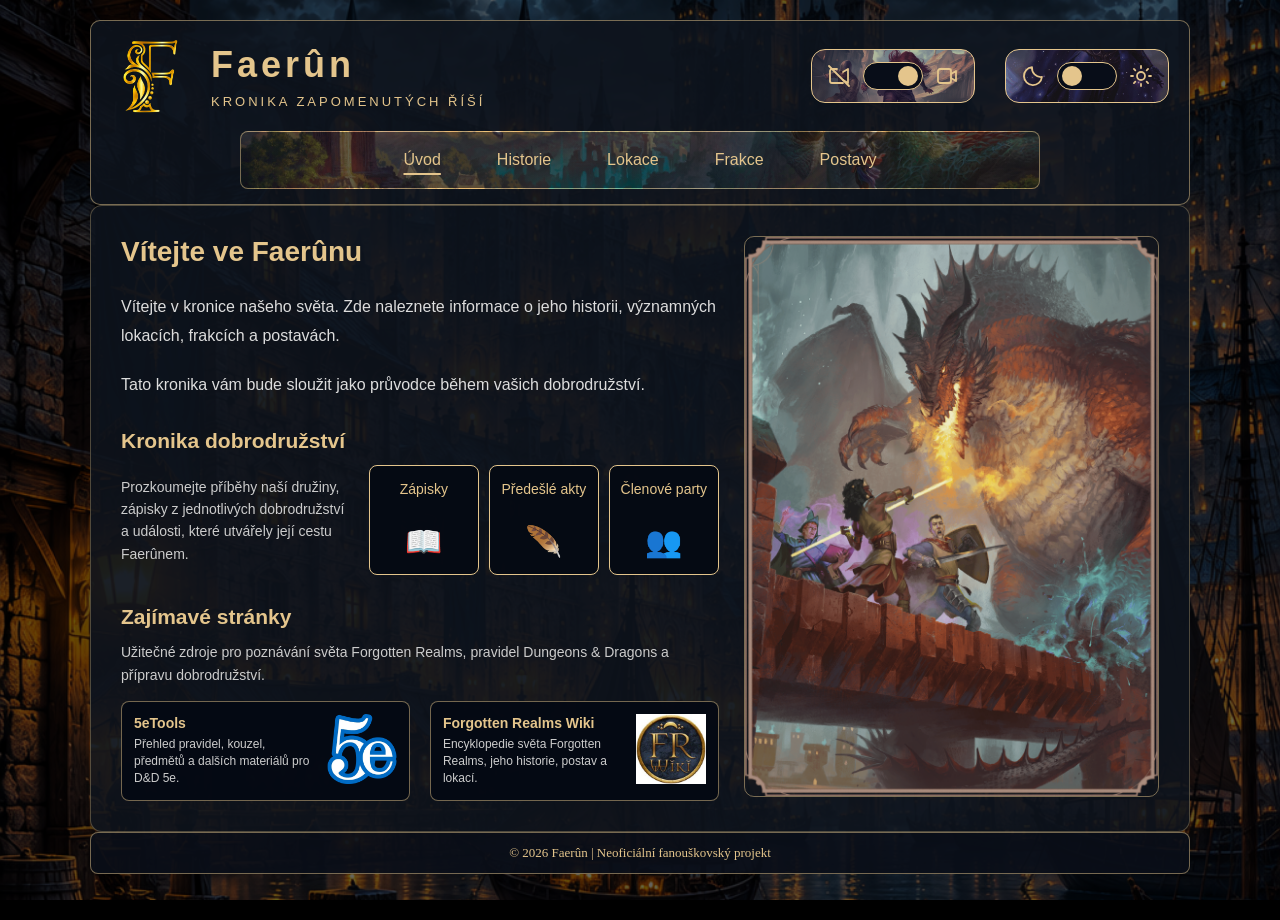
<file: index.html>
<!DOCTYPE html>
<html lang="cs">

<head>
    <meta charset="UTF-8">
    <meta name="viewport" content="width=device-width, initial-scale=1.0">
    <title>Faerûn | Kronika světa</title>

    <!-- NACTENI ULOZENEHO NASTAVENI -->
<script>
    try {
        const videoUlozeno = localStorage.getItem("videoZapnuto") !== "false";
        const rezimUlozen = localStorage.getItem("svetlyRezim") === "true";

        document.documentElement.classList.toggle("video-vypnuto", !videoUlozeno);
        document.documentElement.classList.toggle("rezim-svetly", rezimUlozen);
    } catch (chyba) {
        // Pouzijeme vychozi nastaveni
    }
</script>

    <link rel="stylesheet" href="style.css">
</head>


<body>

    <video autoplay muted loop playsinline id="background-video">
        <source src="Untitled_project.mp4" type="video/mp4">
    </video>

    <div class="overlay"></div>

    <!-- HLAVICKA WEBU -->
<!-- Obsahuje logo, nazev webu a podnadpis -->

<!-- SPOLECNY PANEL HLAVICKY A NAVIGACE -->
<div class="horni-panel">

<!-- TLACITKO MOBILNI NAVIGACE -->
<button
    class="mobilni-menu-tlacitko"
    type="button"
    aria-label="Otevřít navigaci"
    aria-expanded="false"
    aria-controls="hlavni-navigace"
>
    ☰
</button>

<header class="hlavicka">

    <!-- Logo webu -->
    <img
        src="images/logo webu.png"
        alt="Logo Faerûnu"
        class="logo"
    >

    <!-- Textova cast hlavicky -->
    <div class="nazev-webu">

        <h1>Faerûn</h1>

        <p>Kronika Zapomenutých říší</p>

    </div>

<!-- OVLADANI VZHLEDU WEBU -->
<!-- Tlacitka pro prepinani pozadi a barevneho rezimu -->

<div class="ovladani">

    <!-- PREPINAC VIDEA -->
    <div class="skupina-prepinace panel-video">
        <!-- Ikona vypnute kamery -->
        <svg class="symbol-prepinace" viewBox="0 0 24 24"
             fill="none" stroke="currentColor"
             stroke-width="1.8" stroke-linecap="round"
             stroke-linejoin="round" aria-hidden="true">
            <path d="m16 16 5 3V5l-5 3"/>
            <path d="M10 5H5a2 2 0 0 0-2 2v10a2 2 0 0 0 2 2h11"/>
            <path d="m2 2 20 20"/>
        </svg>

        <!-- Posuvnik videa -->
        <button id="prepinac-videa"
                class="posuvny-prepinac zapnuto"
                type="button"
                aria-label="Zapnout nebo vypnout video na pozadí"
                aria-pressed="true">
            <span class="kolecko"></span>
        </button>

        <!-- Ikona zapnute kamery -->
        <svg class="symbol-prepinace" viewBox="0 0 24 24"
             fill="none" stroke="currentColor"
             stroke-width="1.8" stroke-linecap="round"
             stroke-linejoin="round" aria-hidden="true">
            <rect x="3" y="5" width="13" height="14" rx="2"/>
            <path d="m16 10 5-3v10l-5-3"/>
        </svg>

    </div>


    <!-- PREPINAC BAREVNEHO REZIMU -->
    <div class="skupina-prepinace panel-rezim">
        <!-- Ikona mesice: tmavy rezim -->
        <svg class="symbol-prepinace" viewBox="0 0 24 24"
             fill="none" stroke="currentColor"
             stroke-width="1.8" stroke-linecap="round"
             stroke-linejoin="round" aria-hidden="true">
            <path d="M20.9 13A9 9 0 0 1 11 3.1 9 9 0 1 0 20.9 13Z"/>
        </svg>

        <!-- Posuvnik rezimu -->
        <button id="prepinac-rezimu"
                class="posuvny-prepinac"
                type="button"
                aria-label="Zapnout nebo vypnout světlý režim"
                aria-pressed="false">
            <span class="kolecko"></span>
        </button>

        <!-- Ikona slunce: svetly rezim -->
        <svg class="symbol-prepinace" viewBox="0 0 24 24"
             fill="none" stroke="currentColor"
             stroke-width="1.8" stroke-linecap="round"
             stroke-linejoin="round" aria-hidden="true">
            <circle cx="12" cy="12" r="4"/>
            <path d="M12 2v2m0 16v2M4.93 4.93l1.42 1.42m11.3 11.3 1.42 1.42M2 12h2m16 0h2M4.93 19.07l1.42-1.42m11.3-11.3 1.42-1.42"/>
        </svg>

    </div>

</div>

</header>

<!-- HLAVNI NAVIGACE WEBU -->
<!-- Trida aktivni oznacuje prave otevrenou stranku -->

<nav class="navigace" id="hlavni-navigace">

    <a href="index.html" class="aktivni" aria-current="page">Úvod</a>

    <a href="historie.html">Historie</a>

    <a href="lokace.html">Lokace</a>

    <a href="frakce.html">Frakce</a>

    <a href="#postavy">Postavy</a>

</nav>
<!-- Konec spolecneho panelu -->
</div>

<!-- ================================== -->
<!-- HLAVNI OBSAH UVODNI STRANKY        -->
<!-- ================================== -->

<main class="obsah uvodni-stranka">

    <!-- LEVA CAST: UVODNI TEXT -->
    <article class="clanek">

        <h2>Vítejte ve Faerûnu</h2>

        <p>
            Vítejte v kronice našeho světa.
            Zde naleznete informace o jeho historii,
            významných lokacích, frakcích a postavách.
        </p>

        <p>
            Tato kronika vám bude sloužit jako
            průvodce během vašich dobrodružství.
        </p>


<!-- ================================== -->
<!-- SEKCE KRONIKA DOBRODRUZSTVI        -->
<!-- ================================== -->

<section class="sekce-kronika">

    <!-- Nadpis sekce -->
    <h3>Kronika dobrodružství</h3>

    <!-- Spolecny radek pro popis a karty -->
    <div class="kronika-rozlozeni">

        <!-- Leva cast: popis kroniky -->
        <p class="popis-sekce">
            Prozkoumejte příběhy naší družiny,
            zápisky z jednotlivých dobrodružství
            a události, které utvářely její cestu Faerûnem.
        </p>

        <!-- Prava cast: tri karty -->
        <div class="uvodni-karty">

            <a href="#" class="uvodni-karta">
                <span>Zápisky</span>
                <span class="ikona-karty">📖</span>
            </a>

            <a href="#" class="uvodni-karta">
                <span>Předešlé akty</span>
                <span class="ikona-karty">🪶</span>
            </a>

            <a href="#" class="uvodni-karta">
                <span>Členové party</span>
                <span class="ikona-karty">👥</span>
            </a>

        </div>

    </div>

</section>


<!-- ================================== -->
<!-- SEKCE: ZAJIMAVE STRANKY           -->
<!-- ================================== -->

<section class="sekce-zajimavosti">

    <!-- Nadpis sekce -->
    <h3>Zajímavé stránky</h3>

    <!-- Kratky popis externich zdroju -->
    <p class="popis-sekce">
        Užitečné zdroje pro poznávání světa Forgotten Realms,
        pravidel Dungeons & Dragons a přípravu dobrodružství.
    </p>

</section>

<!-- ================================== -->
<!-- EXTERNI ODKAZY NA ZAJIMAVE WEBY   -->
<!-- ================================== -->

<div class="externi-odkazy">

    <!-- PRVNI ODKAZ: 5eTools -->
    <div class="externi-polozka">

        <!-- Textova cast odkazu -->
        <div class="externi-text">
            <h4>5eTools</h4>
            <p>
                Přehled pravidel, kouzel, předmětů
                a dalších materiálů pro D&D 5e.
            </p>
        </div>

        <!-- Klikaci logo -->
        <a href="https://5e.tools/"
           target="_blank"
           rel="noopener noreferrer">

            <img src="images/5etools.webp"
                 alt="Otevřít 5eTools">
        </a>

    </div>

    <!-- DRUHY ODKAZ: FORGOTTEN REALMS WIKI -->
    <div class="externi-polozka">

        <!-- Textova cast odkazu -->
        <div class="externi-text">
            <h4>Forgotten Realms Wiki</h4>
            <p>
                Encyklopedie světa Forgotten Realms,
                jeho historie, postav a lokací.
            </p>
        </div>

        <!-- Klikaci logo -->
        <a href="https://forgottenrealms.fandom.com/wiki/Main_Page"
           target="_blank"
           rel="noopener noreferrer">

            <img src="images/wiki.jpg"
                 alt="Otevřít Forgotten Realms Wiki">
        </a>

    </div>

</div>

    </article>

    <!-- PRAVA CAST: OBRAZEK DRAKA -->
    <div class="uvodni-obrazek">

        <img
            src="images/drak úvodní stránka.png"
            alt="Fantasy ilustrace draka v boji"
        >

    </div>

</main>


<!-- PATICKA WEBOVE STRANKY             -->

<footer class="paticka">

    <!-- Informace o fanouskovskem projektu -->
    <p>
        © 2026 Faerûn | Neoficiální fanouškovský projekt
    </p>

</footer>

<!-- Pripojeni JavaScriptu pro ovladani webu -->
<script src="script.js"></script>

</body>

</html>
</file>
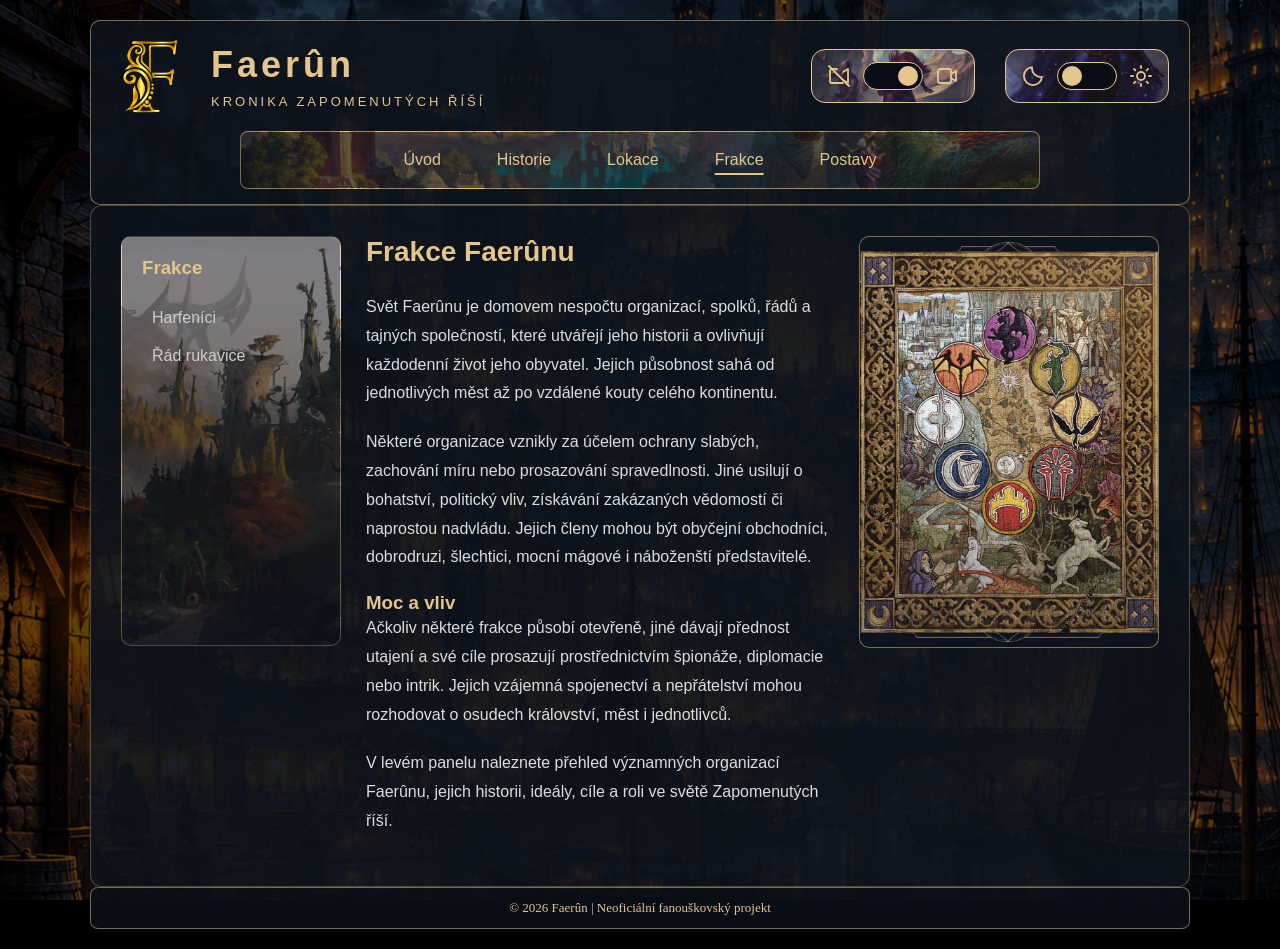
<file: frakce.html>
<!DOCTYPE html>
<html lang="cs">

<head>
    <meta charset="UTF-8">
    <meta name="viewport" content="width=device-width, initial-scale=1.0">
    <title>Frakce | Faerûn</title>

    <!-- NACTENI ULOZENEHO NASTAVENI -->
    <script>
        const videoUlozeno = localStorage.getItem("videoZapnuto") !== "false";
        const rezimUlozen = localStorage.getItem("svetlyRezim") === "true";

        document.documentElement.classList.toggle("video-vypnuto", !videoUlozeno);
        document.documentElement.classList.toggle("rezim-svetly", rezimUlozen);
    </script>

    <!-- STYLY WEBU -->
    <link rel="stylesheet" href="style.css">
</head>

<body>

    <video autoplay muted loop playsinline id="background-video">
        <source src="Untitled_project.mp4" type="video/mp4">
    </video>

    <div class="overlay"></div>
    
<div class="horni-panel">

<header class="hlavicka">

    <!-- Logo webu -->
    <img
        src="images/logo webu.png"
        alt="Logo Faerûnu"
        class="logo"
    >

    <!-- Textova cast hlavicky -->
    <div class="nazev-webu">

        <h1>Faerûn</h1>

        <p>Kronika Zapomenutých říší</p>

    </div>

<!-- TLACITKO MOBILNI NAVIGACE -->
<button
    class="mobilni-menu-tlacitko"
    type="button"
    aria-label="Otevřít navigaci"
    aria-expanded="false"
    aria-controls="hlavni-navigace"
>
    ☰
</button>

<!-- OVLADANI VZHLEDU WEBU -->
<!-- Tlacitka pro prepinani pozadi a barevneho rezimu -->

<div class="ovladani">

    <!-- PREPINAC VIDEA -->
    <div class="skupina-prepinace panel-video">
        <!-- Ikona vypnute kamery -->
        <svg class="symbol-prepinace" viewBox="0 0 24 24"
             fill="none" stroke="currentColor"
             stroke-width="1.8" stroke-linecap="round"
             stroke-linejoin="round" aria-hidden="true">
            <path d="m16 16 5 3V5l-5 3"/>
            <path d="M10 5H5a2 2 0 0 0-2 2v10a2 2 0 0 0 2 2h11"/>
            <path d="m2 2 20 20"/>
        </svg>

        <!-- Posuvnik videa -->
        <button id="prepinac-videa"
                class="posuvny-prepinac zapnuto"
                type="button"
                aria-label="Zapnout nebo vypnout video na pozadí"
                aria-pressed="true">
            <span class="kolecko"></span>
        </button>

        <!-- Ikona zapnute kamery -->
        <svg class="symbol-prepinace" viewBox="0 0 24 24"
             fill="none" stroke="currentColor"
             stroke-width="1.8" stroke-linecap="round"
             stroke-linejoin="round" aria-hidden="true">
            <rect x="3" y="5" width="13" height="14" rx="2"/>
            <path d="m16 10 5-3v10l-5-3"/>
        </svg>

    </div>


    <!-- PREPINAC BAREVNEHO REZIMU -->
    <div class="skupina-prepinace panel-rezim">
        <!-- Ikona mesice: tmavy rezim -->
        <svg class="symbol-prepinace" viewBox="0 0 24 24"
             fill="none" stroke="currentColor"
             stroke-width="1.8" stroke-linecap="round"
             stroke-linejoin="round" aria-hidden="true">
            <path d="M20.9 13A9 9 0 0 1 11 3.1 9 9 0 1 0 20.9 13Z"/>
        </svg>

        <!-- Posuvnik rezimu -->
        <button id="prepinac-rezimu"
                class="posuvny-prepinac"
                type="button"
                aria-label="Zapnout nebo vypnout světlý režim"
                aria-pressed="false">
            <span class="kolecko"></span>
        </button>

        <!-- Ikona slunce: svetly rezim -->
        <svg class="symbol-prepinace" viewBox="0 0 24 24"
             fill="none" stroke="currentColor"
             stroke-width="1.8" stroke-linecap="round"
             stroke-linejoin="round" aria-hidden="true">
            <circle cx="12" cy="12" r="4"/>
            <path d="M12 2v2m0 16v2M4.93 4.93l1.42 1.42m11.3 11.3 1.42 1.42M2 12h2m16 0h2M4.93 19.07l1.42-1.42m11.3-11.3 1.42-1.42"/>
        </svg>

    </div>

</div>

</header>


<!-- NAVIGACNI LISTA -->

<nav class="navigace" id="hlavni-navigace">
    <a href="index.html">Úvod</a>
    <a href="historie.html">Historie</a>
    <a href="lokace.html">Lokace</a>
    <a href="frakce.html" class="aktivni" aria-current="page">Frakce</a>
    <a href="#postavy">Postavy</a>
</nav>

<!-- Konec spolecneho panelu -->
</div>

<!-- HLAVNI OBSAH STRANKY -->

<main class="obsah stranka-lokace">


<!-- BOCNI PANEL - SEZNAM FRAKCI -->
<aside class="bocni-panel">

    <h3>Frakce</h3>

    <!-- TLACITKO PRO MOBILNI VYBER FRAKCE -->
    <button
        class="mobilni-vyber"
        type="button"
        aria-expanded="false"
        aria-controls="seznam-frakci"
    >
        Vybrat frakci
        <span aria-hidden="true">⌄</span>
    </button>

    <!-- SEZNAM FRAKCI -->
    <div class="seznam-lokaci" id="seznam-frakci">
        <a href="frakce/harfenici.html">Harfeníci</a>
        <a href="frakce/rad-rukavice.html">Řád rukavice</a>
    </div>

</aside>

    <!-- CTECI OKNO -->

<!-- UVODNI PREHLED LOKACI -->
<article class="clanek">

<h2>Frakce Faerûnu</h2>

<p>
    Svět Faerûnu je domovem nespočtu organizací, spolků,
    řádů a tajných společností, které utvářejí jeho
    historii a ovlivňují každodenní život jeho obyvatel.
    Jejich působnost sahá od jednotlivých měst až
    po vzdálené kouty celého kontinentu.
</p>

<p>
    Některé organizace vznikly za účelem ochrany slabých,
    zachování míru nebo prosazování spravedlnosti.
    Jiné usilují o bohatství, politický vliv, získávání
    zakázaných vědomostí či naprostou nadvládu.
    Jejich členy mohou být obyčejní obchodníci,
    dobrodruzi, šlechtici, mocní mágové i náboženští
    představitelé.
</p>

<!-- VLIV ORGANIZACI -->
<h3>Moc a vliv</h3>

<p>
    Ačkoliv některé frakce působí otevřeně, jiné
    dávají přednost utajení a své cíle prosazují
    prostřednictvím špionáže, diplomacie nebo intrik.
    Jejich vzájemná spojenectví a nepřátelství
    mohou rozhodovat o osudech království,
    měst i jednotlivců.
</p>

<p>
    V levém panelu naleznete přehled významných
    organizací Faerûnu, jejich historii, ideály,
    cíle a roli ve světě Zapomenutých říší.
</p>

</article>

<!-- PRAVY PANEL - SYMBOLY FRAKCI -->

<aside class="mapa-lokace">

    <img
        src="images/symboly frakci.webp"
        alt="Tapisérie zobrazující symboly různých frakcí Faerûnu"
        class="obrazek-mapy"
    >

</aside>

</main>

<!-- PATICKA WEBU -->
<footer class="paticka">

    <!-- Informace o fanouskovskem projektu -->
    <p>
        © 2026 Faerûn | Neoficiální fanouškovský projekt
    </p>

</footer>

<!-- JAVASCRIPT PRO PREPINACE -->
<script src="script.js"></script>

</body>
</html>
</file>
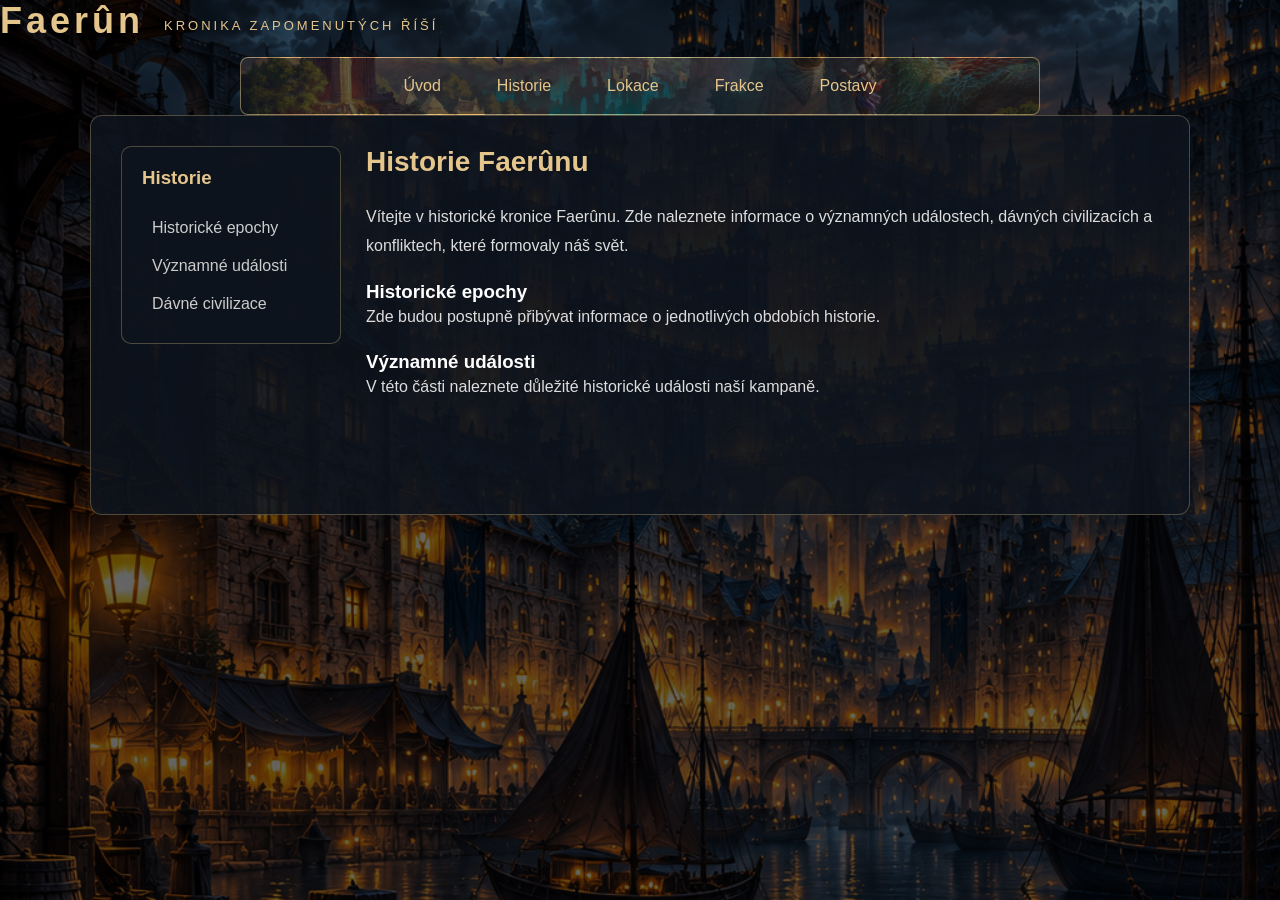
<file: historie.html>
<!DOCTYPE html>
<html lang="cs">

<head>
    <meta charset="UTF-8">
    <meta name="viewport" content="width=device-width, initial-scale=1.0">
    <title>Historie | Faerûn</title>
    <link rel="stylesheet" href="style.css">
</head>

<body>

    <video autoplay muted loop playsinline id="background-video">
        <source src="Untitled_project.mp4" type="video/mp4">
    </video>

    <div class="overlay"></div>
   
    <header class="hlavicka">
    <h1>Faerûn</h1>
    <p>Kronika Zapomenutých říší</p>
    </header>


<!-- NAVIGACNI LISTA -->

<nav class="navigace">
    <a href="index.html">Úvod</a>
    <a href="historie.html">Historie</a>
    <a href="lokace.html">Lokace</a>
    <a href="frakce.html">Frakce</a>
    <a href="#postavy">Postavy</a>
</nav>

<!-- HLAVNI OBSAH STRANKY -->

<main class="obsah">

    <!-- BOCNI PANEL -->
    <aside class="bocni-panel">

    <h3>Historie</h3>

    <a href="#">Historické epochy</a>
    <a href="#">Významné události</a>
    <a href="#">Dávné civilizace</a>

    </aside>

    <!-- CTECI OKNO -->
   

<article class="clanek">

    <h2>Historie Faerûnu</h2>

    <p>
        Vítejte v historické kronice Faerûnu.
        Zde naleznete informace o významných
        událostech, dávných civilizacích
        a konfliktech, které formovaly náš svět.
    </p>

    <h3>Historické epochy</h3>

    <p>
        Zde budou postupně přibývat informace
        o jednotlivých obdobích historie.
    </p>

    <h3>Významné události</h3>

    <p>
        V této části naleznete důležité
        historické události naší kampaně.
    </p>

</article>


</main>


</body>
</html>
</file>
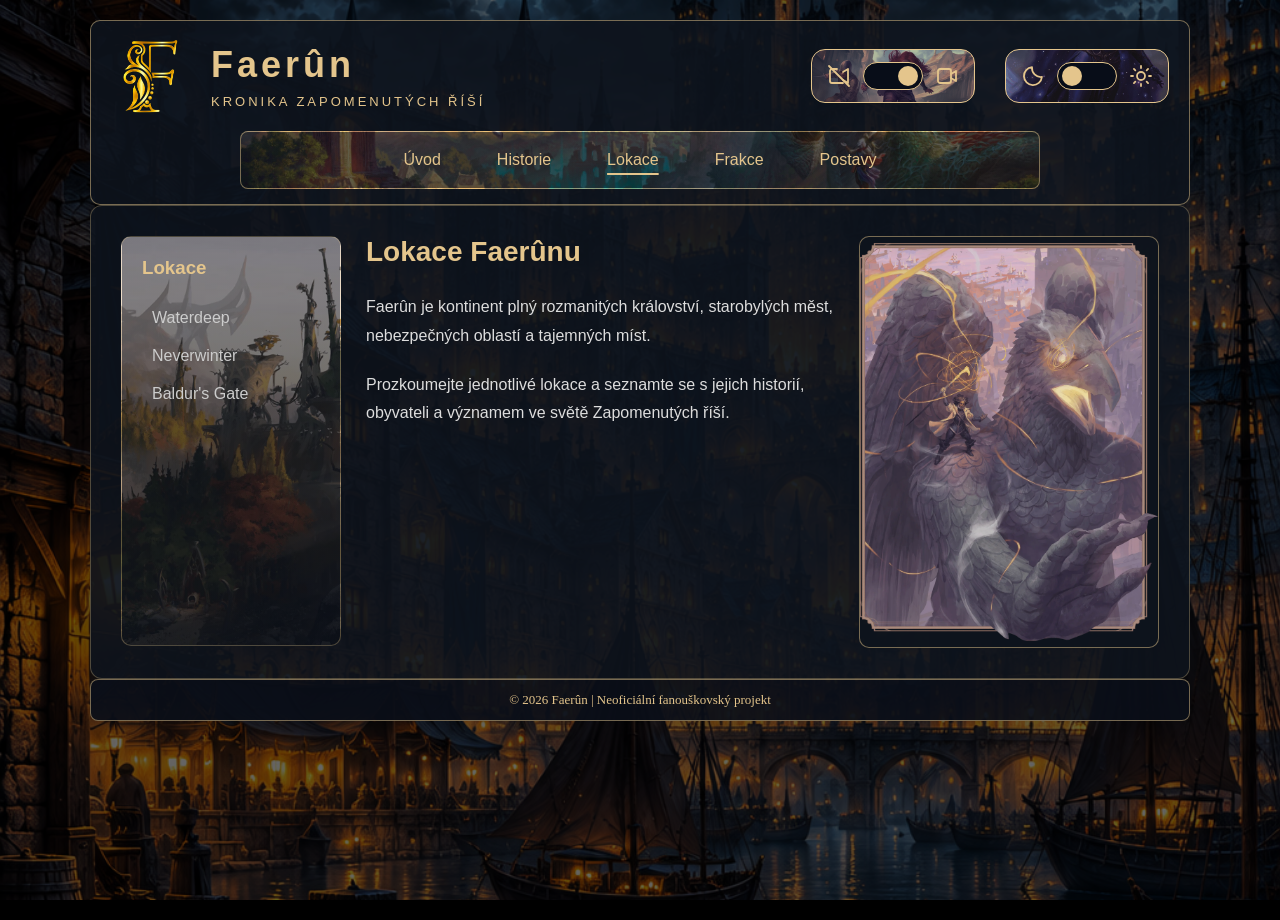
<file: lokace.html>
<!DOCTYPE html>
<html lang="cs">

<head>
    <meta charset="UTF-8">
    <meta name="viewport" content="width=device-width, initial-scale=1.0">
    <title>Lokace | Faerûn</title>

    <!-- NACTENI ULOZENEHO NASTAVENI -->
    <script>
        const videoUlozeno = localStorage.getItem("videoZapnuto") !== "false";
        const rezimUlozen = localStorage.getItem("svetlyRezim") === "true";

        document.documentElement.classList.toggle("video-vypnuto", !videoUlozeno);
        document.documentElement.classList.toggle("rezim-svetly", rezimUlozen);
    </script>

    <!-- STYLY WEBU -->
    <link rel="stylesheet" href="style.css">
</head>

<body>

    <video autoplay muted loop playsinline id="background-video">
        <source src="Untitled_project.mp4" type="video/mp4">
    </video>

    <div class="overlay"></div>
    
<div class="horni-panel">

<header class="hlavicka">

    <!-- Logo webu -->
    <img
        src="images/logo webu.png"
        alt="Logo Faerûnu"
        class="logo"
    >

    <!-- Textova cast hlavicky -->
    <div class="nazev-webu">

        <h1>Faerûn</h1>

        <p>Kronika Zapomenutých říší</p>

    </div>

<!-- OVLADANI VZHLEDU WEBU -->
<!-- Tlacitka pro prepinani pozadi a barevneho rezimu -->

<div class="ovladani">

    <!-- PREPINAC VIDEA -->
    <div class="skupina-prepinace panel-video">
        <!-- Ikona vypnute kamery -->
        <svg class="symbol-prepinace" viewBox="0 0 24 24"
             fill="none" stroke="currentColor"
             stroke-width="1.8" stroke-linecap="round"
             stroke-linejoin="round" aria-hidden="true">
            <path d="m16 16 5 3V5l-5 3"/>
            <path d="M10 5H5a2 2 0 0 0-2 2v10a2 2 0 0 0 2 2h11"/>
            <path d="m2 2 20 20"/>
        </svg>

        <!-- Posuvnik videa -->
        <button id="prepinac-videa"
                class="posuvny-prepinac zapnuto"
                type="button"
                aria-label="Zapnout nebo vypnout video na pozadí"
                aria-pressed="true">
            <span class="kolecko"></span>
        </button>

        <!-- Ikona zapnute kamery -->
        <svg class="symbol-prepinace" viewBox="0 0 24 24"
             fill="none" stroke="currentColor"
             stroke-width="1.8" stroke-linecap="round"
             stroke-linejoin="round" aria-hidden="true">
            <rect x="3" y="5" width="13" height="14" rx="2"/>
            <path d="m16 10 5-3v10l-5-3"/>
        </svg>

    </div>


    <!-- PREPINAC BAREVNEHO REZIMU -->
    <div class="skupina-prepinace panel-rezim">
        <!-- Ikona mesice: tmavy rezim -->
        <svg class="symbol-prepinace" viewBox="0 0 24 24"
             fill="none" stroke="currentColor"
             stroke-width="1.8" stroke-linecap="round"
             stroke-linejoin="round" aria-hidden="true">
            <path d="M20.9 13A9 9 0 0 1 11 3.1 9 9 0 1 0 20.9 13Z"/>
        </svg>

        <!-- Posuvnik rezimu -->
        <button id="prepinac-rezimu"
                class="posuvny-prepinac"
                type="button"
                aria-label="Zapnout nebo vypnout světlý režim"
                aria-pressed="false">
            <span class="kolecko"></span>
        </button>

        <!-- Ikona slunce: svetly rezim -->
        <svg class="symbol-prepinace" viewBox="0 0 24 24"
             fill="none" stroke="currentColor"
             stroke-width="1.8" stroke-linecap="round"
             stroke-linejoin="round" aria-hidden="true">
            <circle cx="12" cy="12" r="4"/>
            <path d="M12 2v2m0 16v2M4.93 4.93l1.42 1.42m11.3 11.3 1.42 1.42M2 12h2m16 0h2M4.93 19.07l1.42-1.42m11.3-11.3 1.42-1.42"/>
        </svg>

    </div>

</div>

<!-- TLACITKO MOBILNI NAVIGACE -->
<button
    class="mobilni-menu-tlacitko"
    type="button"
    aria-label="Otevřít navigaci"
    aria-expanded="false"
    aria-controls="hlavni-navigace"
>
    ☰
</button>

</header>

<!-- HLAVNI NAVIGACE WEBU -->
<!-- Trida aktivni oznacuje prave otevrenou stranku -->

<nav class="navigace" id="hlavni-navigace">

    <a href="index.html">Úvod</a>

    <a href="historie.html">Historie</a>

    <a href="lokace.html" class="aktivni" aria-current="page">Lokace</a>

    <a href="frakce.html">Frakce</a>

    <a href="#postavy">Postavy</a>

</nav>
<!-- Konec spolecneho panelu -->
</div>

<!-- HLAVNI OBSAH STRANKY -->

<main class="obsah stranka-lokace">

    <!-- BOCNI PANEL -->
    <aside class="bocni-panel">
        <h3>Lokace</h3>

        <!-- TLACITKO PRO VYBER LOKACE NA MOBILU -->
<button
    class="mobilni-vyber"
    type="button"
    aria-expanded="false"
    aria-controls="seznam-lokaci"
>
    Vybrat lokaci
    <span aria-hidden="true">⌄</span>
</button>

        <!-- SEZNAM LOKACI -->
<div class="seznam-lokaci" id="seznam-lokaci">

    <a href="lokace/waterdeep.html">Waterdeep</a>
    <a href="#">Neverwinter</a>
    <a href="#">Baldur's Gate</a>

</div>

</aside>

    <!-- CTECI OKNO -->

<!-- UVODNI PREHLED LOKACI -->
<article class="clanek">

    <h2>Lokace Faerûnu</h2>

    <p>
        Faerûn je kontinent plný rozmanitých království,
        starobylých měst, nebezpečných oblastí a tajemných míst.
    </p>

    <p>
        Prozkoumejte jednotlivé lokace a seznamte se
        s jejich historií, obyvateli a významem
        ve světě Zapomenutých říší.
    </p>

</article>

<!-- PRAVY PANEL - MAPA FAERUNU -->
    <aside class="mapa-lokace mapa-faerunu">
    <img src="images/socha.webp"
         alt="Mapa kontinentu Faerûn"
         class="obrazek-mapy">
</aside>

</main>

<!-- PATICKA WEBU -->
<footer class="paticka">

    <!-- Informace o fanouskovskem projektu -->
    <p>
        © 2026 Faerûn | Neoficiální fanouškovský projekt
    </p>

</footer>

<!-- JAVASCRIPT PRO PREPINACE -->
<script src="script.js"></script>

</body>
</html>
</file>
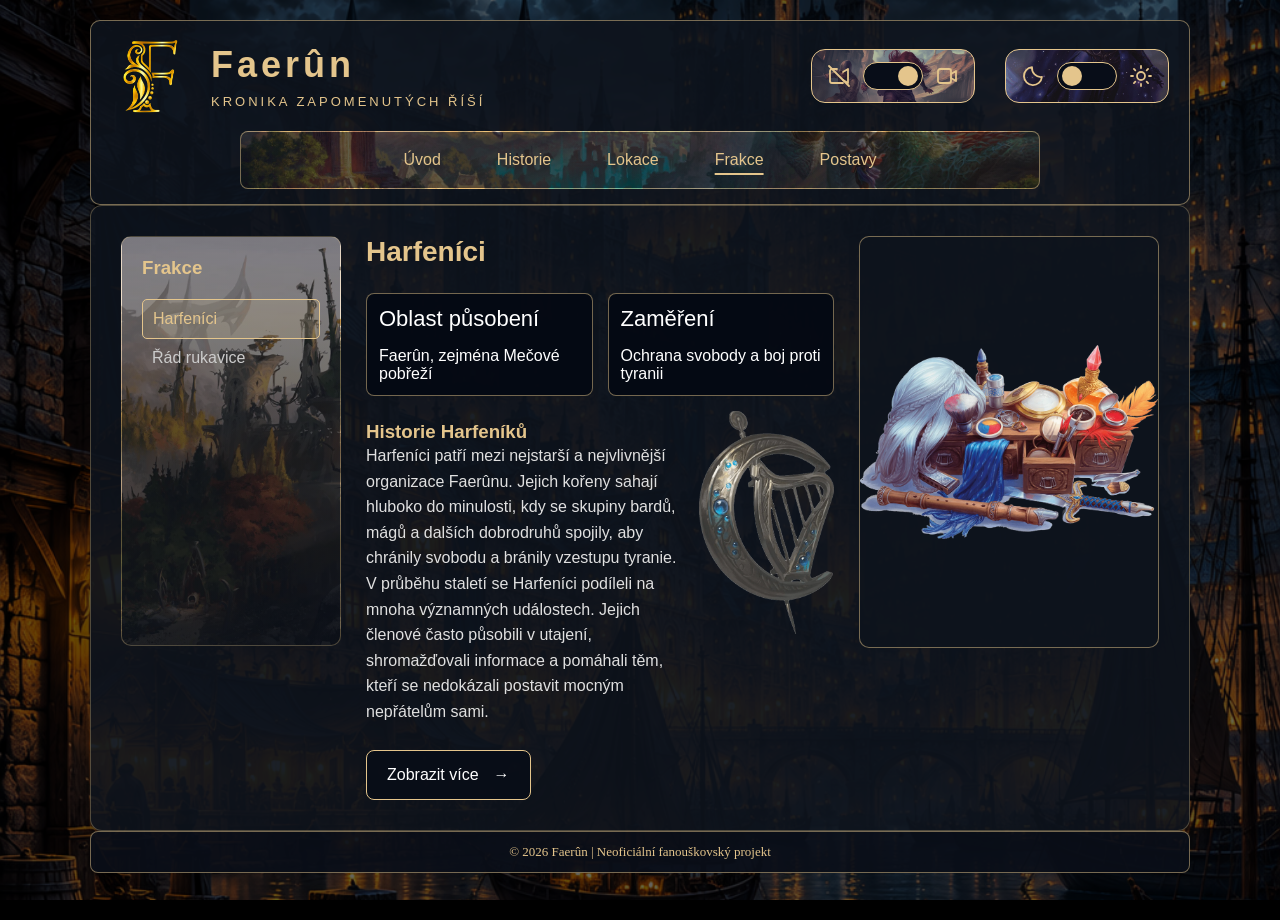
<file: frakce/harfenici.html>
<!DOCTYPE html>
<html lang="cs">

<head>
    <meta charset="UTF-8">
    <meta name="viewport" content="width=device-width, initial-scale=1.0">
    <title>Harfeníci | Faerûn</title>

    <!-- NACTENI ULOZENEHO NASTAVENI -->
    <script>
        const videoUlozeno = localStorage.getItem("videoZapnuto") !== "false";
        const rezimUlozen = localStorage.getItem("svetlyRezim") === "true";

        document.documentElement.classList.toggle("video-vypnuto", !videoUlozeno);
        document.documentElement.classList.toggle("rezim-svetly", rezimUlozen);
    </script>

    <!-- STYLY WEBU -->
    <link rel="stylesheet" href="../style.css"></head>

<body>

    <video autoplay muted loop playsinline id="background-video">
<source src="../Untitled_project.mp4" type="video/mp4">
    </video>

    <div class="overlay"></div>
    
<div class="horni-panel">

<header class="hlavicka">

    <!-- Logo webu -->
    <img
        src="../images/logo webu.png"
        alt="Logo Faerûnu"
        class="logo"
    >

    <!-- Textova cast hlavicky -->
    <div class="nazev-webu">

        <h1>Faerûn</h1>

        <p>Kronika Zapomenutých říší</p>

    </div>

    <!-- TLACITKO MOBILNI NAVIGACE -->
<button
    class="mobilni-menu-tlacitko"
    type="button"
    aria-label="Otevřít navigaci"
    aria-expanded="false"
    aria-controls="hlavni-navigace"
>
    ☰
</button>

<!-- OVLADANI VZHLEDU WEBU -->
<!-- Tlacitka pro prepinani pozadi a barevneho rezimu -->

<div class="ovladani">

    <!-- PREPINAC VIDEA -->
    <div class="skupina-prepinace panel-video">
        <!-- Ikona vypnute kamery -->
        <svg class="symbol-prepinace" viewBox="0 0 24 24"
             fill="none" stroke="currentColor"
             stroke-width="1.8" stroke-linecap="round"
             stroke-linejoin="round" aria-hidden="true">
            <path d="m16 16 5 3V5l-5 3"/>
            <path d="M10 5H5a2 2 0 0 0-2 2v10a2 2 0 0 0 2 2h11"/>
            <path d="m2 2 20 20"/>
        </svg>

        <!-- Posuvnik videa -->
        <button id="prepinac-videa"
                class="posuvny-prepinac zapnuto"
                type="button"
                aria-label="Zapnout nebo vypnout video na pozadí"
                aria-pressed="true">
            <span class="kolecko"></span>
        </button>

        <!-- Ikona zapnute kamery -->
        <svg class="symbol-prepinace" viewBox="0 0 24 24"
             fill="none" stroke="currentColor"
             stroke-width="1.8" stroke-linecap="round"
             stroke-linejoin="round" aria-hidden="true">
            <rect x="3" y="5" width="13" height="14" rx="2"/>
            <path d="m16 10 5-3v10l-5-3"/>
        </svg>

    </div>


    <!-- PREPINAC BAREVNEHO REZIMU -->
    <div class="skupina-prepinace panel-rezim">
        <!-- Ikona mesice: tmavy rezim -->
        <svg class="symbol-prepinace" viewBox="0 0 24 24"
             fill="none" stroke="currentColor"
             stroke-width="1.8" stroke-linecap="round"
             stroke-linejoin="round" aria-hidden="true">
            <path d="M20.9 13A9 9 0 0 1 11 3.1 9 9 0 1 0 20.9 13Z"/>
        </svg>

        <!-- Posuvnik rezimu -->
        <button id="prepinac-rezimu"
                class="posuvny-prepinac"
                type="button"
                aria-label="Zapnout nebo vypnout světlý režim"
                aria-pressed="false">
            <span class="kolecko"></span>
        </button>

        <!-- Ikona slunce: svetly rezim -->
        <svg class="symbol-prepinace" viewBox="0 0 24 24"
             fill="none" stroke="currentColor"
             stroke-width="1.8" stroke-linecap="round"
             stroke-linejoin="round" aria-hidden="true">
            <circle cx="12" cy="12" r="4"/>
            <path d="M12 2v2m0 16v2M4.93 4.93l1.42 1.42m11.3 11.3 1.42 1.42M2 12h2m16 0h2M4.93 19.07l1.42-1.42m11.3-11.3 1.42-1.42"/>
        </svg>

    </div>

</div>

</header>

<!-- HLAVNI NAVIGACE WEBU -->
<!-- Trida aktivni oznacuje prave otevrenou stranku -->

<!-- HLAVNI NAVIGACE WEBU -->

<nav class="navigace" id="hlavni-navigace">
    <a href="../index.html">Úvod</a>
    <a href="../historie.html">Historie</a>
    <a href="../lokace.html">Lokace</a>
    <a href="../frakce.html" class="aktivni" aria-current="page">Frakce</a>
    <a href="#postavy">Postavy</a>
</nav>

<!-- Konec spolecneho panelu -->
</div>

<!-- HLAVNI OBSAH STRANKY -->

<main class="obsah stranka-lokace">

 <!-- BOCNI PANEL - FRAKCE -->
<aside class="bocni-panel">

    <h3>Frakce</h3>

    <!-- MOBILNI VYBER FRAKCE -->
    <button
        class="mobilni-vyber"
        type="button"
        aria-expanded="false"
        aria-controls="seznam-frakci"
    >
        Vybrat frakci
        <span aria-hidden="true">⌄</span>
    </button>

    <!-- SEZNAM FRAKCI -->
    <div class="seznam-lokaci" id="seznam-frakci">
        <a href="harfenici.html" class="aktivni-lokace">Harfeníci</a>
        <a href="rad-rukavice.html">Řád rukavice</a>
    </div>

</aside>

    <!-- CTECI OKNO -->
<article class="clanek">

    <!-- NAZEV FRAKCE -->
    <h2>Harfeníci</h2>

    <!-- ZAKLADNI INFORMACE -->
    <div class="informace-lokace">

    <!-- OBLAST PUSOBENI -->
    <div class="info-karta">
        <strong>Oblast působení</strong>
        <span>Faerûn, zejména Mečové pobřeží</span>
    </div>

    <!-- ZAMERENI FRAKCE -->
    <div class="info-karta">
        <strong>Zaměření</strong>
        <span>Ochrana svobody a boj proti tyranii</span>
    </div>

</div>

   <!-- HISTORIE HARFENIKU -->
<section class="historie-lokace">

    <h3>Historie Harfeníků</h3>

    <p>
        Harfeníci patří mezi nejstarší a nejvlivnější
        organizace Faerûnu. Jejich kořeny sahají
        hluboko do minulosti, kdy se skupiny bardů,
        mágů a dalších dobrodruhů spojily, aby
        chránily svobodu a bránily vzestupu tyranie.
    </p>

    <p>
        V průběhu staletí se Harfeníci podíleli
        na mnoha významných událostech. Jejich členové
        často působili v utajení, shromažďovali
        informace a pomáhali těm, kteří se nedokázali
        postavit mocným nepřátelům sami.
    </p>

</section>

<!-- SYMBOL HARFENIKU -->
<div class="erb-lokace">
    <img src="../images/harper logo.webp"
         alt="Symbol Harfeníků">
</div>

<!-- TLACITKO ZOBRAZIT VICE -->
<a href="https://forgottenrealms.fandom.com/wiki/Harpers"
   class="tlacitko-vice"
   target="_blank"
   rel="noopener noreferrer">
    Zobrazit více <span aria-hidden="true">→</span>
</a>

</article>

<!-- PRAVY PANEL - ILUSTRACE HARFENIKU -->
<aside class="mapa-lokace">

    <img
        src="../images/harper obr.webp"
        alt="Ilustrace vybavení Harfeníků"
        class="obrazek-mapy"
    >

</aside>

</main>

<!-- PATICKA WEBU -->
<footer class="paticka">

    <!-- Informace o fanouskovskem projektu -->
    <p>
        © 2026 Faerûn | Neoficiální fanouškovský projekt
    </p>

</footer>

<!-- JAVASCRIPT PRO PREPINACE -->
<script src="../script.js"></script>

</body>
</html>
</file>
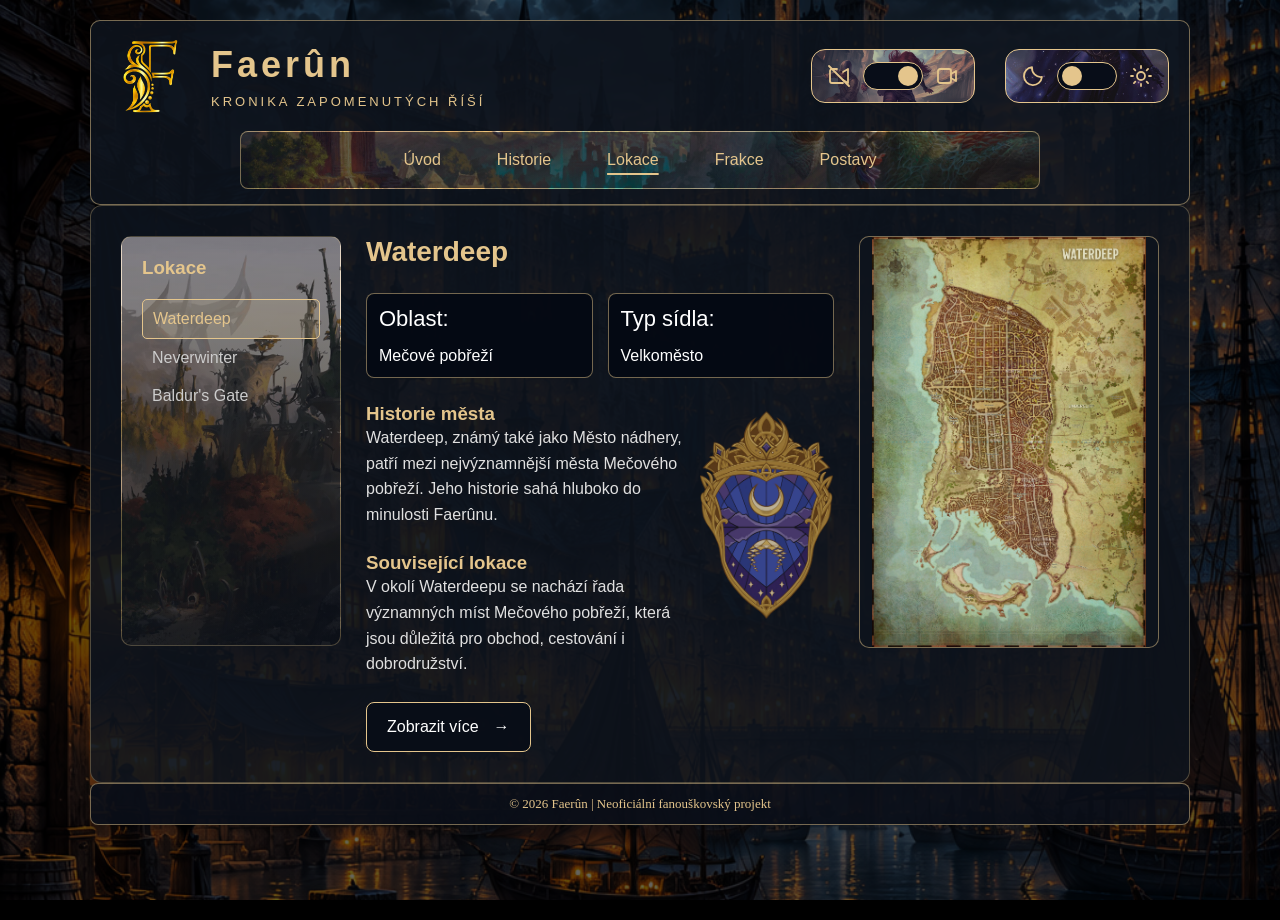
<file: lokace/waterdeep.html>
<!DOCTYPE html>
<html lang="cs">

<head>
    <meta charset="UTF-8">
    <meta name="viewport" content="width=device-width, initial-scale=1.0">
    <title>Lokace | Faerûn</title>

    <!-- NACTENI ULOZENEHO NASTAVENI -->
    <script>
        const videoUlozeno = localStorage.getItem("videoZapnuto") !== "false";
        const rezimUlozen = localStorage.getItem("svetlyRezim") === "true";

        document.documentElement.classList.toggle("video-vypnuto", !videoUlozeno);
        document.documentElement.classList.toggle("rezim-svetly", rezimUlozen);
    </script>

    <!-- STYLY WEBU -->
    <link rel="stylesheet" href="../style.css"></head>

<body>

    <video autoplay muted loop playsinline id="background-video">
<source src="../Untitled_project.mp4" type="video/mp4">
    </video>

    <div class="overlay"></div>
    
<div class="horni-panel">

<header class="hlavicka">

    <!-- Logo webu -->
    <img
        src="../images/logo webu.png"
        alt="Logo Faerûnu"
        class="logo"
    >

    <!-- Textova cast hlavicky -->
    <div class="nazev-webu">

        <h1>Faerûn</h1>

        <p>Kronika Zapomenutých říší</p>

    </div>

    <!-- TLACITKO MOBILNI NAVIGACE -->
<button
    class="mobilni-menu-tlacitko"
    type="button"
    aria-label="Otevřít navigaci"
    aria-expanded="false"
    aria-controls="hlavni-navigace"
>
    ☰
</button>

<!-- OVLADANI VZHLEDU WEBU -->
<!-- Tlacitka pro prepinani pozadi a barevneho rezimu -->

<div class="ovladani">

    <!-- PREPINAC VIDEA -->
    <div class="skupina-prepinace panel-video">
        <!-- Ikona vypnute kamery -->
        <svg class="symbol-prepinace" viewBox="0 0 24 24"
             fill="none" stroke="currentColor"
             stroke-width="1.8" stroke-linecap="round"
             stroke-linejoin="round" aria-hidden="true">
            <path d="m16 16 5 3V5l-5 3"/>
            <path d="M10 5H5a2 2 0 0 0-2 2v10a2 2 0 0 0 2 2h11"/>
            <path d="m2 2 20 20"/>
        </svg>

        <!-- Posuvnik videa -->
        <button id="prepinac-videa"
                class="posuvny-prepinac zapnuto"
                type="button"
                aria-label="Zapnout nebo vypnout video na pozadí"
                aria-pressed="true">
            <span class="kolecko"></span>
        </button>

        <!-- Ikona zapnute kamery -->
        <svg class="symbol-prepinace" viewBox="0 0 24 24"
             fill="none" stroke="currentColor"
             stroke-width="1.8" stroke-linecap="round"
             stroke-linejoin="round" aria-hidden="true">
            <rect x="3" y="5" width="13" height="14" rx="2"/>
            <path d="m16 10 5-3v10l-5-3"/>
        </svg>

    </div>


    <!-- PREPINAC BAREVNEHO REZIMU -->
    <div class="skupina-prepinace panel-rezim">
        <!-- Ikona mesice: tmavy rezim -->
        <svg class="symbol-prepinace" viewBox="0 0 24 24"
             fill="none" stroke="currentColor"
             stroke-width="1.8" stroke-linecap="round"
             stroke-linejoin="round" aria-hidden="true">
            <path d="M20.9 13A9 9 0 0 1 11 3.1 9 9 0 1 0 20.9 13Z"/>
        </svg>

        <!-- Posuvnik rezimu -->
        <button id="prepinac-rezimu"
                class="posuvny-prepinac"
                type="button"
                aria-label="Zapnout nebo vypnout světlý režim"
                aria-pressed="false">
            <span class="kolecko"></span>
        </button>

        <!-- Ikona slunce: svetly rezim -->
        <svg class="symbol-prepinace" viewBox="0 0 24 24"
             fill="none" stroke="currentColor"
             stroke-width="1.8" stroke-linecap="round"
             stroke-linejoin="round" aria-hidden="true">
            <circle cx="12" cy="12" r="4"/>
            <path d="M12 2v2m0 16v2M4.93 4.93l1.42 1.42m11.3 11.3 1.42 1.42M2 12h2m16 0h2M4.93 19.07l1.42-1.42m11.3-11.3 1.42-1.42"/>
        </svg>

    </div>

</div>

</header>

<!-- HLAVNI NAVIGACE WEBU -->
<!-- Trida aktivni oznacuje prave otevrenou stranku -->

<!-- HLAVNI NAVIGACE WEBU -->
<nav class="navigace" id="hlavni-navigace">

    <a href="../index.html">Úvod</a>

    <a href="../historie.html">Historie</a>

    <a href="../lokace.html" class="aktivni" aria-current="page">Lokace</a>

    <a href="../frakce.html">Frakce</a>

    <a href="../postavy.html">Postavy</a>

</nav>
<!-- Konec spolecneho panelu -->
</div>

<!-- HLAVNI OBSAH STRANKY -->

<main class="obsah stranka-lokace">

    <!-- BOCNI PANEL - SEZNAM LOKACI -->
<aside class="bocni-panel">

    <h3>Lokace</h3>

    <!-- MOBILNI VYBER LOKACE -->
    <button
        class="mobilni-vyber"
        type="button"
        aria-expanded="false"
        aria-controls="seznam-lokaci"
    >
        Vybrat lokaci
        <span aria-hidden="true">⌄</span>
    </button>

    <!-- SEZNAM LOKACI -->
    <div class="seznam-lokaci" id="seznam-lokaci">

        <a href="waterdeep.html" class="aktivni-lokace" aria-current="page">
            Waterdeep
        </a>

        <a href="#">Neverwinter</a>
        <a href="#">Baldur's Gate</a>

    </div>

</aside>

    <!-- CTECI OKNO -->

    <!-- PROSTREDNI PANEL - INFORMACE -->
<article class="clanek">

    <!-- NAZEV VYBRANE LOKACE -->
    <h2>Waterdeep</h2>

    <!-- ZAKLADNI INFORMACE O LOKACI -->
    <div class="informace-lokace">
        <div class="info-karta">
            <strong>Oblast:</strong>
            <span>Mečové pobřeží</span>
        </div>

        <div class="info-karta">
            <strong>Typ sídla:</strong>
            <span>Velkoměsto</span>
        </div>
        
        </div>

    <!-- HISTORIE MESTA -->
    <section class="historie-lokace">
        <h3>Historie města</h3>

        <p>
            Waterdeep, známý také jako Město nádhery,
            patří mezi nejvýznamnější města Mečového pobřeží.
            Jeho historie sahá hluboko do minulosti Faerûnu.
        </p>
    </section>

<!-- SOUVISEJICI LOKACE -->
<section class="souvisejici-lokace">
    <h3>Související lokace</h3>

    <p>
        V okolí Waterdeepu se nachází řada významných
        míst Mečového pobřeží, která jsou důležitá
        pro obchod, cestování i dobrodružství.
    </p>
</section>

<!-- ERB WATERDEEPU -->
<div class="erb-lokace">
    <img src="../images/logo waterdeep.webp"
         alt="Erb města Waterdeep">
</div>

<!-- TLACITKO ZOBRAZIT VICE -->
<a href="https://forgottenrealms.fandom.com/wiki/Waterdeep"
   class="tlacitko-vice"
   target="_blank"
   rel="noopener noreferrer">
    Zobrazit více <span aria-hidden="true">→</span>
</a>

</article>

<!-- PRAVY PANEL - MAPA LOKACE -->
<aside class="mapa-lokace">
    <img src="../images/mapa waterdeep.webp"
         alt="Mapa města Waterdeep"
         class="obrazek-mapy">
</aside>

</main>

<!-- PATICKA WEBU -->
<footer class="paticka">

    <!-- Informace o fanouskovskem projektu -->
    <p>
        © 2026 Faerûn | Neoficiální fanouškovský projekt
    </p>

</footer>

<!-- JAVASCRIPT PRO PREPINACE -->
<script src="../script.js"></script>

</body>
</html>
</file>
<file: style.css>
* {
    margin: 0;
    padding: 0;
    box-sizing: border-box;
}

/* ================================== */
/* POZADI CELE WEBOVE STRANKY         */
/* ================================== */

body {
    width: 100%;
    min-height: 100vh;
    overflow-x: hidden;

    /* Zalozni barva, pokud se obrazek nenacte */
    background-color: black;

    /* Staticky obrazek na pozadi webu */
    background-image: url("images/pozadí.png");

    /* Obrazek vyplni celou obrazovku */
    background-size: cover;

    /* Obrazek zustane vycentrovany */
    background-position: center;

    /* Pozadi se pri posouvani nepohybuje */
    background-attachment: fixed;

    color: white;
}

#background-video {
    position: fixed;
    top: 0;
    left: 0;
    width: 100%;
    height: 100%;
    object-fit: cover;
    z-index: -2;
    pointer-events: none;
}

.overlay {
    position: fixed;
    top: 0;
    left: 0;
    width: 100%;
    height: 100%;
    background-color: rgba(0, 0, 0, 0.60);
    z-index: -1;
    pointer-events: none;
}

/* ================================== */
/* SPOLECNY PANEL HLAVICKY A NAVIGACE */
/* ================================== */

.horni-panel {

    /* Stejna maximalni sirka jako hlavni obsah */
    max-width: 1100px;

    /* Vycentrovani celeho panelu */
    margin: 20px auto 0;

    /* Tmave pruhledne pozadi */
    background-color: rgba(15, 20, 30, 0.85);

    /* Zlaty ramecek kolem celeho panelu */
    border: 1px solid rgba(228, 197, 140, 0.5);

    /* Zaoblene rohy */
    border-radius: 10px;

    /* Vnitrni odsazeni */
    padding: 15px 20px;
}

/* ================================== */
/* HLAVICKA WEBU                      */
/* ================================== */

/* HLAVICKA UVNITR SPOLECNEHO PANELU */

.hlavicka {

    display: flex;
    align-items: center;
    gap: 20px;

    /* Hlavicka uz nema vlastni ramecek */
    border: none;

    /* Hlavicka uz nema vlastni pozadi */
    background: transparent;

    /* Odsazeni uvnitr spolecneho panelu */
    padding: 0;

    /* Odstraneni puvodnich vnejsich mezer */
    margin: 0;

    /* Hlavicka vyplni sirku rodice */
    max-width: none;

    color: white;
    font-family: Arial, sans-serif;
}


/* LOGO V HLAVICCE */

.logo {
    width: 80px;
    height: 80px;
    object-fit: contain;
}


/* TEXT V HLAVICCE */

.nazev-webu {
    display: flex;
    flex-direction: column;
    justify-content: center;
}

/* HLAVNI NAZEV WEBU */

.hlavicka h1 {
    /* Velikost hlavniho nadpisu */
    font-size: 36px;

    /* Zlata barva textu */
    color: #e4c58c;

    /* Mezery mezi pismeny */
    letter-spacing: 4px;
}


/* PODNADPIS WEBU */

.hlavicka p {
    /* Velikost podnadpisu */
    font-size: 13px;

    /* Zlata barva textu */
    color: #e4c58c;

    /* Odsazeni od hlavniho nadpisu */
    margin-top: 8px;

    /* Mezery mezi pismeny */
    letter-spacing: 3px;

    /* Prevedeni textu na velka pismena */
    text-transform: uppercase;
}

/* ================================== */
/* GRAFICKE PREPINACE V HLAVICCE   */
/* ================================== */


/* KONTEJNER PRO OBA PREPINACE */

.ovladani {

    /* Oba prepinace budou vedle sebe */
    display: flex;

    /* Mezera mezi prepinaci */
    gap: 30px;

    /* Posunuti na pravou stranu hlavicky */
    margin-left: auto;

    /* Svisle zarovnani */
    align-items: center;
}


/* JEDNA SKUPINA: IKONA + PREPINAC + IKONA */

.skupina-prepinace {

    display: flex;
    align-items: center;

    /* Mezera mezi ikonami a posuvnikem */
    gap: 10px;
}

/* ================================== */
/* SVG IKONY OVLADACICH PREPINACU      */
/* ================================== */

.symbol-prepinace {

    /* Pevne rozmery ikon */
    width: 24px;
    height: 24px;

    /* Zlata barva obrysu */
    color: #e4c58c;

    /* Ikony se nebudou zmensovat */
    flex-shrink: 0;
}


/* SAMOTNY POSUVNY PREPINAC */

.posuvny-prepinac {

    /* Sirka a vyska posuvniku */
    width: 60px;
    height: 28px;

    /* Tmave pozadi */
    background-color: #080d18;

    /* Zlaty ramecek */
    border: 1px solid #e4c58c;

    /* Kulaty tvar */
    border-radius: 30px;

    /* Umisteni kolecka uvnitr */
    position: relative;

    /* Klikaci kurzor */
    cursor: pointer;

    /* Tlacitko nema vnitrni odsazeni */
    padding: 0;

    /* Plynula animace */
    transition: background-color 0.3s ease;
}


/* ZLATE KOLECKO UVNITR PREPINACE */

.kolecko {

    /* Rozmery kolecka */
    width: 20px;
    height: 20px;

    /* Zlata barva */
    background-color: #e4c58c;

    /* Kulaty tvar */
    border-radius: 50%;

    /* Umisteni uvnitr posuvniku */
    position: absolute;
    top: 3px;
    left: 4px;

    /* Plynuly pohyb */
    transition: transform 0.3s ease;
}


/* AKTIVNI STAV PREPINACE */

.posuvny-prepinac.zapnuto .kolecko {

    /* Posun kolecka doprava */
    transform: translateX(30px);
}

/* POLOHA VIDEA PODLE ULOZENEHO STAVU */
html.video-vypnuto #prepinac-videa .kolecko {
    transform: translateX(0);
}

/* POLOHA KOLECEK PRI NACITANI */
html:not(.video-vypnuto) #prepinac-videa .kolecko {
    transform: translateX(30px);
}

html.rezim-svetly #prepinac-rezimu .kolecko {
    transform: translateX(30px);
}

/* EFEKT PRI NAJETI MYSI */

.posuvny-prepinac:hover {

    /* Jemne zvyrazneni */
    background-color: #263044;
}


/* ZVYRAZNENI PRI OVLADANI KLAVESNICI */

.posuvny-prepinac:focus-visible {

    outline: 2px solid white;
    outline-offset: 4px;
}


/* EFEKT PRI NAJETI MYŠÍ */

.ovladani button:hover {

    /* Svetlejsi pozadi */
    background-color: rgba(228, 197, 140, 0.2);

    /* Svetla barva textu */
    color: white;
}


/* HLAVNI CTECI OKNO */

.obsah {
    max-width: 1100px;
    min-height: 400px;
    margin: 0px auto;
    padding: 30px;

    background-color: rgba(15, 20, 30, 0.85);
    border: 1px solid rgba(228, 197, 140, 0.3);
    border-radius: 12px;

    color: white;
    font-family: Arial, sans-serif;

    display: flex;
    gap: 25px;
    align-items: flex-start;
}

.obsah h2 {
    font-size: 28px;
    color: #e4c58c;
    margin-bottom: 25px;
}

.obsah p {
    font-size: 16px;
    line-height: 1.8;
    margin-bottom: 20px;
    color: #dddddd;
}


/* NAVIGACE UVNITR SPOLECNEHO PANELU */

.navigace {

    display: flex;
    justify-content: center;
    flex-wrap: wrap;
    gap: 30px;

    /* Navigace bude uzsi nez hlavicka */
    max-width: 800px;

    /* Vycentrovani a mezera od hlavicky */
    margin: 15px auto 0;

    /* Vnitrni odsazeni */
    padding: 10px 20px;

    /* Obrazkove pozadi zustava */
    background-image:
        linear-gradient(
            rgba(10, 15, 25, 0.65),
            rgba(10, 15, 25, 0.65)
        ),
        url("images/pozadí lišty 1.webp");

    background-size: cover;
    background-position: center;
    background-repeat: no-repeat;

    /* Zlaty ramecek navigace */
    border: 1px solid rgba(228, 197, 140, 0.5);
    border-radius: 8px;
}

/* ================================== */
/* ODKAZY V NAVIGACNI LISTE           */
/* ================================== */

.navigace a {

    /* Zlata barva textu */
    color: #e4c58c;

    /* Odstraneni klasickeho podtrzeni */
    text-decoration: none;

    /* Velikost pisma */
    font-family: Arial, sans-serif;
    font-size: 16px;

    /* Vnitrni odsazeni odkazu */
    padding: 8px 12px;

    /* Pruhledny ramecek, aby se pri hoveru
       nemenila velikost tlacitka */
    border: 1px solid transparent;
    border-radius: 6px;

    /* Plynula animace */
    transition: all 0.2s ease;
}


/* ================================== */
/* EFEKT PRI NAJETI MYSI              */
/* ================================== */

.navigace a:hover {

    /* Cerne pozadi */
    background-color: rgba(0, 0, 0, 0.9);

    /* Zlaty ramecek */
    border-color: #e4c58c;

    /* Lehke vystoupeni tlacitka nahoru */
    transform: translateY(-3px);

    /* Jemny stin */
    box-shadow: 0 4px 10px rgba(0, 0, 0, 0.5);
}


/* ================================== */
/* AKTUALNE OTEVRENA STRANKA          */
/* ================================== */

.navigace a.aktivni {

    /* Zlata linka pod textem */
    text-decoration: underline;

    /* Odsazeni podtrzeni od textu */
    text-underline-offset: 8px;

    /* Tloušťka podtrzeni */
    text-decoration-thickness: 2px;
}


/* BOCNI NAVIGACNI PANEL */

.bocni-panel {
    width: 220px;
    padding: 20px;

    background-color: rgba(10, 15, 25, 0.7);
    border: 1px solid rgba(228, 197, 140, 0.3);
    border-radius: 10px;

    font-family: Arial, sans-serif;
}

.bocni-panel h3 {
    color: #e4c58c;
    margin-bottom: 20px;
}

.bocni-panel a {
    display: block;
    color: #cccccc;
    text-decoration: none;
    padding: 10px;
}

.bocni-panel a:hover {
    color: #e4c58c;
    background-color: rgba(255, 255, 255, 0.05);
    border-radius: 5px;
}

/* AKTUALNE VYBRANA LOKACE */
.bocni-panel a.aktivni-lokace {
    color: #e4c58c;
    background-color: rgba(228, 197, 140, 0.15);
    border: 1px solid #e4c58c;
    border-radius: 5px;
}
/* CTECI CAST */

.clanek {
    flex: 1;
    min-width: 0;
}

/* BOCNI PANEL */

.bocni-panel {
    flex-shrink: 0;
}


/* UVODNI STRANKA */

.uvodni-stranka .clanek {
    width: 100%;
}

/* ================================== */
/* SVETLEJSI BAREVNY REZIM            */
/* ================================== */

/* Svetlejsi pozadi hlavicky, navigace a obsahu */

:is(.svetly-rezim, html.rezim-svetly) .hlavicka,
:is(.svetly-rezim, html.rezim-svetly) .navigace,
:is(.svetly-rezim, html.rezim-svetly) .obsah {

    background-color: rgba(65, 55, 45, 0.85);
}

/* Svetlejsi prekryti videa */

:is(.svetly-rezim, html.rezim-svetly) .overlay {

    background-color: rgba(0, 0, 0, 0.25);
}

/* ================================== */
/* UVODNI STRANKA - ROZLOZENI         */
/* ================================== */

/* Leva cast s textem */
.uvodni-stranka .clanek {

    /* Zabira dostupny prostor */
    flex: 1;

    /* Zabrani pretekani obsahu */
    min-width: 0;
}


/* Prava cast s obrazkem */
.uvodni-obrazek {

    /* Obrazek zabira 40 % sirky */
    width: 40%;

    /* Pri zmensovani okna se muze prizpusobit */
    flex-shrink: 0;
}


/* Samotny obrazek */
.uvodni-obrazek img {

    /* Obrazek vyplni svuj kontejner */
    width: 100%;

    /* Zachovani pomeru stran */
    height: auto;

    /* Odstraneni drobne mezery pod obrazkem */
    display: block;

    /* Zaoblene rohy */
    border-radius: 10px;

    /* Jemny zlaty ramecek */
    border: 1px solid rgba(228, 197, 140, 0.5);
}

/* ================================== */
/* UVODNI STRANKA NA MOBILU           */
/* ================================== */

@media (max-width: 768px) {

    /* Text a obrazek budou pod sebou */
    .uvodni-stranka {
        flex-direction: column;
    }

    /* Obrazek vyplni dostupnou sirku */
    .uvodni-obrazek {
        width: 100%;
    }
}

/* ================================== */
/* UVODNI KARTY                        */
/* ================================== */

.uvodni-karty {

    /* Karty budou vedle sebe */
    display: flex;

    /* Mezera mezi kartami */
    gap: 15px;

    /* Karty budou napravo v leve casti obsahu */
    justify-content: flex-end;

    /* Odsazeni od popisu kroniky */
    margin-top: 10px;
}

/* ================================== */
/* VZHLED JEDNOTLIVE KARTY             */
/* ================================== */

.uvodni-karta {

    /* Pevna sirka a vyska karty */
    width: 110px;
    min-height: 110px;

    /* Karta se nebude roztahovat */
    flex: 0 0 110px;

    /* Text nahore, ikona dole */
    display: flex;
    flex-direction: column;
    align-items: center;
    justify-content: space-between;

    /* Vnitrni odsazeni */
    padding: 15px 10px;

    /* Tmave pozadi */
    background-color: rgba(5, 10, 20, 0.85);

    /* Zlaty ramecek */
    border: 1px solid #e4c58c;
    border-radius: 8px;

    /* Text */
    color: #e4c58c;
    text-decoration: none;
    text-align: center;
    font-family: Arial, sans-serif;
    font-size: 14px;

    /* Plynuly efekt */
    transition: 0.2s ease;
}


/* IKONA UVNITR KARTY */

.ikona-karty {
    font-size: 30px;
    margin-bottom: 0;
}


/* EFEKT PRI NAJETI MYSI */

.uvodni-karta:hover {

    /* Karta lehce vystoupi */
    transform: translateY(-4px);

    /* Pozadi se ztmavi */
    background-color: black;

    /* Jemny stin */
    box-shadow: 0 5px 15px rgba(0, 0, 0, 0.5);
}


/* KARTY NA MOBILNIM ZARIZENI */

@media (max-width: 768px) {

    .uvodni-karty {
        flex-direction: column;
    }

    .uvodni-karta {
        min-height: 90px;
    }
}

/* ================================== */
/* ZAJIMAVE STRANKY - ROZLOZENI       */
/* ================================== */

.externi-odkazy {

    /* Dva odkazy budou vedle sebe */
    display: flex;
    gap: 20px;

    /* Odsazeni od nadpisu a popisu */
    margin-top: 15px;
}


/* JEDNA POLOZKA EXTERNIHO ODKAZU */

.externi-polozka {

    /* Text a logo vedle sebe */
    display: flex;
    align-items: center;
    gap: 10px;

    /* Obe polozky zaberou stejne mista */
    flex: 1;
    min-width: 0;
    padding: 12px;
    border: 1px solid rgba(228, 197, 140, 0.5);
    border-radius: 8px;
    transition: background-color 0.2s ease;
}


/* TEXTOVA CAST */

.externi-text {
    flex: 1;
    min-width: 0;
}

.externi-text h4 {
    color: #e4c58c;
    font-size: 14px;
    margin-bottom: 5px;
}

.externi-text p {
    color: #cccccc;
    font-size: 12px;
    line-height: 1.4;
    margin: 0;
}


/* LOGO EXTERNIHO WEBU */

.externi-polozka img {

    width: 70px;
    height: 70px;
    object-fit: contain;

    /* Plynuly efekt pri najeti */
    transition: transform 0.2s ease;
}


/* EFEKT PRI NAJETI MYSI */

.externi-polozka a:hover img {
    transform: scale(1.08);
}


/* ROZLOZENI NA MENSICH OBRAZOVKACH */

@media (max-width: 768px) {

    .externi-odkazy {
        flex-direction: column;
    }
}

/* ================================== */
/* NADPISY SEKCI NA UVODNI STRANCE    */
/* ================================== */

/* Nadpisy Kronika dobrodruzstvi a Zajimave stranky */

.sekce-kronika h3,
.sekce-zajimavosti h3 {

    /* Zlata barva nadpisu */
    color: #e4c58c;

    /* Velikost pisma */
    font-size: 21px;

    /* Mezera pod nadpisem */
    margin-bottom: 12px;
}


/* POPISNE TEXTY POD NADPISY */

.uvodni-stranka .popis-sekce {

    /* Svetle seda barva textu */
    color: #cccccc;

    /* Mensi pismo nez hlavni uvodni text */
    font-size: 14px;

    /* Vyska radku pro lepsi citelnost */
    line-height: 1.6;

    /* Mezera pod popisem */
    margin-bottom: 15px;
}


/* ODSAZENI JEDNOTLIVYCH SEKCI */

.sekce-kronika {
    margin-top: 30px;
}

.sekce-zajimavosti {
    margin-top: 30px;
}

/* ================================== */
/* KRONIKA - POPIS A KARTY VEDLE SEBE  */
/* ================================== */

.kronika-rozlozeni {

    /* Popis a karty vedle sebe */
    display: flex;

    /* Mezera mezi textem a kartami */
    gap: 15px;

    /* Zarovnani na stred */
    align-items: center;
}


/* POPIS KRONIKY */

.kronika-rozlozeni .popis-sekce {

    /* Text vyplni volny prostor */
    flex: 1;

    /* Zabrani pretekani textu */
    min-width: 0;

    /* Odstraneni spodni mezery */
    margin-bottom: 0;
}


/* KARTY KRONIKY */

.kronika-rozlozeni .uvodni-karty {

    /* Karty se nebudou roztahovat */
    flex-shrink: 0;

    /* Odstraneni puvodniho odsazeni */
    margin-top: 0;

    /* Mensi mezery mezi kartami */
    gap: 10px;
}


/* MOBILNI ZOBRAZENI */

@media (max-width: 900px) {

    .kronika-rozlozeni {
        flex-direction: column;
        align-items: stretch;
    }

    .kronika-rozlozeni .uvodni-karty {
        justify-content: center;
        flex-wrap: wrap;
    }
}

/* ================================== */
/* PATICKA WEBOVE STRANKY              */
/* ================================== */

.paticka {

    /* Stejna sirka jako hlavni panely */
    max-width: 1100px;

    /* Vycentrovani paticky */
    margin: 0 auto 20px;

    /* Vnitrni odsazeni */
    padding: 12px 20px;

    /* Tmave pruhledne pozadi */
    background-color: rgba(10, 15, 25, 0.9);

    /* Jemny zlaty ramecek */
    border: 1px solid rgba(228, 197, 140, 0.5);
    border-radius: 8px;

    /* Zarovnani textu */
    text-align: center;

    /* Zlata barva pisma */
    color: #e4c58c;

    font-size: 13px;
}


/* Odstraneni vychozich mezer odstavce */

.paticka p {
    margin: 0;
}

/* ================================== */
/* SJEDNOCENI SVETLEHO REZIMU          */
/* ================================== */

/* Horni panel a paticka */
:is(.svetly-rezim, html.rezim-svetly) .horni-panel,
:is(.svetly-rezim, html.rezim-svetly) .paticka {
    background-color: rgba(52, 70, 90, 0.92);
}

/* Hlavicka */
:is(.svetly-rezim, html.rezim-svetly) .hlavicka {
    background-color: transparent;
}

/* Hlavni obsah */
:is(.svetly-rezim, html.rezim-svetly) .obsah {
    background-color: rgba(52, 70, 90, 0.88);
}

/* Navigace */
:is(.svetly-rezim, html.rezim-svetly) .navigace {
    background-image:
        linear-gradient(
            rgba(35, 49, 67, 0.80),
            rgba(35, 49, 67, 0.80)
        ),
        url("images/pozadí lišty 1.webp");
}







/* Text zustane dobre citelny */
:is(.svetly-rezim, html.rezim-svetly) .obsah p {
    color: #f0f0f0;
}

/* ================================== */
/* OBRAZKOVE PANELY PREPINACU          */
/* ================================== */

/* Spolecny vzhled obou panelu */
.skupina-prepinace {
    display: flex;
    align-items: center;
    justify-content: center;
    gap: 12px;

    padding: 12px 15px;

    border: 1px solid #e4c58c;
    border-radius: 14px;

    background-size: cover;
    background-position: center;
    background-repeat: no-repeat;

    flex-shrink: 0;
}

/* ================================== */
/* VIDEO PREPINAC                      */
/* ================================== */

/* Video zapnuto */
.panel-video {
    background-image:
        linear-gradient(
            rgba(0, 0, 0, 0.25),
            rgba(0, 0, 0, 0.25)
        ),
        url("images/video rezim.png");
}

/* Video vypnuto - Time stop */
html.video-vypnuto .panel-video {
    background-image:
        linear-gradient(
            rgba(0, 0, 0, 0.25),
            rgba(0, 0, 0, 0.25)
        ),
        url("images/neaktivi.webp");
}

/* ================================== */
/* BAREVNY REZIM                       */
/* ================================== */

/* Nocni rezim */
.panel-rezim {
    background-image:
        linear-gradient(
            rgba(0, 0, 0, 0.25),
            rgba(0, 0, 0, 0.25)
        ),
        url("images/noční mod.webp");
}

/* Svetly rezim */
html.rezim-svetly .panel-rezim {
    background-image:
        linear-gradient(
            rgba(0, 0, 0, 0.25),
            rgba(0, 0, 0, 0.25)
        ),
        url("images/svetly\ rezim.jpg");
}

/* ================================== */
/* IKONY A POSUVNIKY                   */
/* ================================== */

.skupina-prepinace .symbol-prepinace {
    width: 24px;
    height: 24px;
    padding: 0;
    border: none;
    background: transparent;
}

.skupina-prepinace .posuvny-prepinac {
    flex-shrink: 0;
}

/* ================================= */
/* STRANKA LOKACE - TRI SLOUPCE       */
/* ================================= */

.stranka-lokace {
    display: grid;
    grid-template-columns: 220px minmax(0, 1fr) 300px;
    gap: 25px;
    align-items: start;
}

/* LEVY PANEL - SEZNAM LOKACI */
.stranka-lokace .bocni-panel {
    width: auto;
}

/* PROSTREDNI PANEL - INFORMACE */
.stranka-lokace .clanek {
    min-width: 0;
}

/* PRAVY PANEL - MAPA */
.stranka-lokace .mapa-lokace {
    min-height: 400px;
    padding: 20px;
    border: 1px solid rgba(228, 197, 140, 0.5);
    border-radius: 10px;
    background-color: rgba(15, 20, 30, 0.85);
}

/* INFORMACNI KARTY LOKACE */
.stranka-lokace .informace-lokace {
    display: flex;
    gap: 15px;
    margin: 20px 0;
}

/* JEDNOTLIVE INFORMACNI KARTY */
.stranka-lokace .info-karta {
    flex: 1;
    padding: 12px;
    background-color: rgba(15, 20, 30, 0.85);
    border: 1px solid rgba(228, 197, 140, 0.5);
    border-radius: 8px;
}

/* POPISKY INFORMACNICH KARET */
.stranka-lokace .info-karta strong {
    display: block;
    color: #ffffff;
    font-size: 22px;
    font-weight: normal;
    margin-bottom: 15px;
}

/* HODNOTY INFORMACNICH KARET */
.stranka-lokace .info-karta span {
    display: block;
    color: #ffffff;
    font-size: 16px;
}

/* HISTORIE A SOUVISEJICI LOKACE */
.stranka-lokace .historie-lokace,
.stranka-lokace .souvisejici-lokace {
    margin-top: 25px;
    padding: 0;
    background: none;
    border: none;
    border-radius: 0;

}

/* ZLATE NADPISY SEKCI */
.stranka-lokace .historie-lokace h3,
.stranka-lokace .souvisejici-lokace h3,
.stranka-lokace .clanek > h3 {
    color: #e4c58c;

}

/* TEXTY V SEKCI */
.stranka-lokace .historie-lokace p,
.stranka-lokace .souvisejici-lokace p {
    color: #e0e0e0;
    line-height: 1.6;
    margin: 0;
}

/* LEVY PANEL - POZADI LOKACI */
.stranka-lokace .bocni-panel {
    min-height: 410px;

    background-image:
        linear-gradient(
            rgba(10, 15, 25, 0.45),
            rgba(10, 15, 25, 0.75)
        ),
        url("images/pozadí lišty 2.png");

    background-size: cover;
    background-position: center;
    background-repeat: no-repeat;
}

/* PRAVY PANEL - MAPA WATERDEEPU */
.stranka-lokace .mapa-lokace {
    padding: 0;
    min-height: 0;
    overflow: hidden;
}

/* OBRAZEK MAPY */
.stranka-lokace .obrazek-mapy {
    display: block;
    width: 100%;
    height: 410px;
    object-fit: contain;
    object-position: center;
    border-radius: 8px;
}

/* ERB WATERDEEPU */
.stranka-lokace .clanek {
    position: relative;
}

/* UMISTENI ERBU */
.stranka-lokace .erb-lokace {
    position: absolute;
    right: 0;
    top: 175px;
    width: 135px;
}

/* OBRAZEK ERBU */
.stranka-lokace .erb-lokace img {
    display: block;
    width: 100%;
    height: auto;
}

/* PROSTOR PRO ERB V TEXTOVYCH SEKCI */
.stranka-lokace .historie-lokace,
.stranka-lokace .souvisejici-lokace {
    padding-right: 150px;
}

/* TLACITKO ZOBRAZIT VICE */
.stranka-lokace .tlacitko-vice {
    display: inline-flex;
    align-items: center;
    gap: 15px;
    margin-top: 25px;
    padding: 15px 20px;

    color: #ffffff;
    text-decoration: none;

    background-color: rgba(15, 20, 30, 0.85);
    border: 1px solid #e4c58c;
    border-radius: 8px;
}

/* TLACITKO PRI NAJETI MYSE */
.stranka-lokace .tlacitko-vice:hover {
    background-color: rgba(228, 197, 140, 0.15);
    color: #e4c58c;
}

/* VYPNUTI ANIMACE PRI NACITANI */
.posuvny-prepinac:not(.animace-povolena) .kolecko {
    transition: none;
}




/* ================================== */
/* GLOBALNI BARVY KARET A PANELU      */
/* ================================== */
:root {
    --pozadi-karty: rgba(5, 10, 20, 0.95);
    --pozadi-tlacitka: rgba(8, 13, 24, 0.95);
    --pozadi-panelu: rgba(15, 20, 30, 0.85);
    --pozadi-seznamu: rgba(8, 13, 24, 0.95);
    --pozadi-najeti: rgba(38, 48, 68, 0.98);
}

html.rezim-svetly, html.svetly-rezim, body.svetly-rezim {
    --pozadi-karty: rgba(90, 105, 125, 0.90);
    --pozadi-tlacitka: rgba(90, 105, 125, 0.95);
    --pozadi-panelu: rgba(90, 105, 125, 0.85);
    --pozadi-seznamu: rgba(90, 105, 125, 0.95);
    --pozadi-najeti: rgba(110, 125, 145, 0.98);
}

.uvodni-karta, .externi-polozka, .stranka-lokace .info-karta {
    background-color: var(--pozadi-karty);
}
.bocni-panel, .stranka-lokace .mapa-lokace {
    background-color: var(--pozadi-panelu);
}
.uvodni-karta:hover, .externi-polozka:hover {
    background-color: var(--pozadi-najeti);
}
.stranka-lokace .tlacitko-vice, .mobilni-vyber {
    background-color: var(--pozadi-tlacitka);
}
.seznam-lokaci.otevreny {
    background-color: var(--pozadi-seznamu);
}

/* ================================== */
/* MOBILNI NAVIGACE                   */
/* ================================== */

/* Tlacitko je na pocitaci skryte */
.mobilni-menu-tlacitko {
    display: none;
}

/* ZOBRAZENI NA MOBILU */
@media (max-width: 768px) {

    /* Tlacitko hamburger menu */
    .mobilni-menu-tlacitko {
        display: block;
        margin-left: auto;

        background: transparent;
        border: none;

        color: #e4c58c;
        font-size: 28px;

        cursor: pointer;
    }

    /* Skryti klasicke navigace */
    .navigace {
        display: none;
    }

    /* Navigace po otevreni */
    .navigace.otevrena {
        display: flex;
        flex-direction: column;
        align-items: stretch;
        gap: 10px;
    }

}


/* ================================== */
/* MOBILNI ROZLOZENI WEBU             */
/* ================================== */

@media (max-width: 768px) {

    /* Hlavni panel pres celou sirku mobilu */
    .obsah {
        width: 100%;
        max-width: 100%;
        margin: 0;
        padding: 15px;
    }

    /* Hlavicka a navigace */
    .horni-panel {
        width: 100%;
        max-width: 100%;
        margin: 0;
        padding: 15px;
    }

    /* Uvodni stranka pod sebou */
    .uvodni-stranka {
        display: flex;
        flex-direction: column;
    }

    /* Hlavni clanek vyplni dostupnou sirku */
    .uvodni-stranka .clanek {
        width: 100%;
        max-width: 100%;
        min-width: 0;
    }

}



/* ================================== */
/* MOBILNI HLAVICKA                   */
/* ================================== */

@media (max-width: 768px) {

    /* Hlavicka na vice radku */
    .hlavicka {
        display: flex;
        flex-wrap: wrap;
        align-items: center;
        gap: 10px;
    }

    /* Mensi logo */
    .logo {
        width: 45px;
        height: 45px;
    }

    /* Mensi nazev webu */
    .hlavicka h1 {
        font-size: 24px;
        letter-spacing: 2px;
    }

    /* Mensi podnadpis */
    .hlavicka p {
        font-size: 9px;
        letter-spacing: 1px;
    }

    /* Nazev webu zabira volne misto */
    .nazev-webu {
        flex: 1;
        min-width: 0;
    }

    /* Hamburger menu na pravem okraji */
    .mobilni-menu-tlacitko {
        order: 2;
        margin-left: auto;
    }

    /* Prepinace na samostatnem radku */
    .ovladani {
        order: 3;
        width: 100%;
        margin-left: 0;
        justify-content: center;
        gap: 20px;
    }

}


/* ================================== */
/* MOBILNI KARTY KRONIKY              */
/* ================================== */

@media (max-width: 768px) {

    /* Popis a karty pod sebou */
    .kronika-rozlozeni {
        display: flex;
        flex-direction: column;
        gap: 15px;
    }

    /* Tri karty vedle sebe */
    .uvodni-karty {
        display: grid;
        grid-template-columns: repeat(3, minmax(0, 1fr));
        gap: 8px;
        width: 100%;
    }

    /* Velikost jednotlivych karet */
    .uvodni-karta {
        width: 100%;
        min-width: 0;
        min-height: 100px;
        padding: 10px 5px;

        display: flex;
        flex-direction: column;
        align-items: center;
        justify-content: space-between;

        text-align: center;
        font-size: 12px;
    }

}


/* ================================== */
/* MOBILNI KARTY EXTERNICH ODKAZU     */
/* ================================== */

@media (max-width: 768px) {

    /* Dva odkazy vedle sebe */
    .externi-odkazy {
        display: grid;
        grid-template-columns: repeat(2, minmax(0, 1fr));
        gap: 10px;
        width: 100%;
    }

    /* Samostatna karta odkazu */
    .externi-polozka {
        display: flex;
        flex-direction: column;
        align-items: center;
        justify-content: center;
        gap: 10px;

        min-width: 0;
        padding: 12px 8px;

        /* Barva podle rezimu */
        border: 1px solid rgba(228, 197, 140, 0.5);
        border-radius: 8px;

        text-align: center;
    }

    /* Text uvnitr karty */
    .externi-text {
        width: 100%;
        min-width: 0;
    }

    /* Mensi popis */
    .externi-text p {
        font-size: 11px;
        line-height: 1.4;
    }

    /* Obrazky odkazu */
    .externi-polozka img {
        width: 65px;
        height: 65px;
        object-fit: contain;
    }

}


/* ================================== */
/* MOBILNI ROZLOZENI LOKACI           */
/* ================================== */

@media (max-width: 768px) {

    /* Tri sloupce zmenime na jeden */
    .stranka-lokace {
        display: grid;
        grid-template-columns: minmax(0, 1fr);
        gap: 20px;
    }

    /* Levy panel pres celou sirku */
    .stranka-lokace .bocni-panel {
        width: 100%;
        max-width: 100%;
        min-width: 0;
    }

    /* Hlavni clanek pres celou sirku */
    .stranka-lokace .clanek {
        width: 100%;
        max-width: 100%;
        min-width: 0;
    }

    /* Pravy panel s obrazkem */
    .stranka-lokace .mapa-lokace {
        width: 100%;
        max-width: 100%;
        min-width: 0;
    }

    /* Obrazek se prizpusobi sirce mobilu */
    .stranka-lokace .obrazek-mapy {
        display: block;
        width: 100%;
        height: auto;
        object-fit: contain;
    }

}

/* ================================== */
/* ROZBALOVACI SEZNAM LOKACI          */
/* ================================== */

/* Na pocitaci skryjeme mobilni tlacitko */
.mobilni-vyber {
    display: none;
}

@media (max-width: 768px) {

    /* Zruseni vysky puvodniho bocniho panelu */
    .stranka-lokace .bocni-panel {
        height: auto;
        min-height: 0;
        padding: 15px;
    }

    /* Mobilni tlacitko pro vyber lokace */
    .mobilni-vyber {
        display: flex;
        align-items: center;
        justify-content: space-between;

        width: 100%;
        padding: 12px 15px;

        /* Barva podle rezimu */
        color: #e4c58c;

        border: 1px solid rgba(228, 197, 140, 0.6);
        border-radius: 6px;

        font-size: 15px;
        cursor: pointer;
    }

    /* Seznam lokaci je na mobilu zavreny */
    .seznam-lokaci {
        display: none;
    }

    /* Seznam po otevreni */
    .seznam-lokaci.otevreny {
        display: flex;
        flex-direction: column;
        margin-top: 10px;
    }

}

/* ================================== */
/* VZHLED ROZBALENEHO SEZNAMU LOKACI  */
/* ================================== */

@media (max-width: 768px) {

    /* Panel s jednotlivymi lokacemi */
    .seznam-lokaci.otevreny {
        gap: 0;
        padding: 5px;

        /* Barva podle rezimu */
        border: 1px solid rgba(228, 197, 140, 0.5);
        border-radius: 6px;
    }

    /* Jednotlive odkazy */
    .seznam-lokaci a {
        display: block;
        padding: 12px 15px;

        color: #e4c58c;
        text-decoration: none;
        font-size: 14px;

        border-bottom: 1px solid rgba(228, 197, 140, 0.15);
    }

    /* Posledni polozka bez oddelovace */
    .seznam-lokaci a:last-child {
        border-bottom: none;
    }

    /* Zvyrazneni pri vyberu */
    .seznam-lokaci a:hover,
    .seznam-lokaci a:focus-visible {
        background: rgba(228, 197, 140, 0.12);
    }

}


/* ================================== */
/* MOBILNI DETAIL LOKACE - WATERDEEP  */
/* ================================== */

@media (max-width: 768px) {

    /* Hlavni obsah na celou sirku */
    .stranka-lokace .clanek {
        width: 100%;
        min-width: 0;
        padding: 0;
    }

    /* Text uz nepotrebuje misto pro erb vpravo */
    .stranka-lokace .historie-lokace,
    .stranka-lokace .souvisejici-lokace {
        padding-right: 0;
    }

    /* Erb nebude prekryvat text */
    .stranka-lokace .erb-lokace {
        position: static;
        width: 110px;
        margin: 15px auto;
    }

    /* Erb se prizpusobi svemu prostoru */
    .stranka-lokace .erb-lokace img {
        display: block;
        width: 100%;
        height: auto;
        object-fit: contain;
    }

}

/* ================================== */
/* MOBILNI SEZNAM FRAKCI              */
/* ================================== */

@media (max-width: 768px) {

    /* Zavreny seznam frakci */
    #seznam-frakci {
        display: none;
    }

    /* Otevreny seznam frakci */
    #seznam-frakci.otevreny {
        display: flex;
        flex-direction: column;
        gap: 0;
    }

}
</file>
